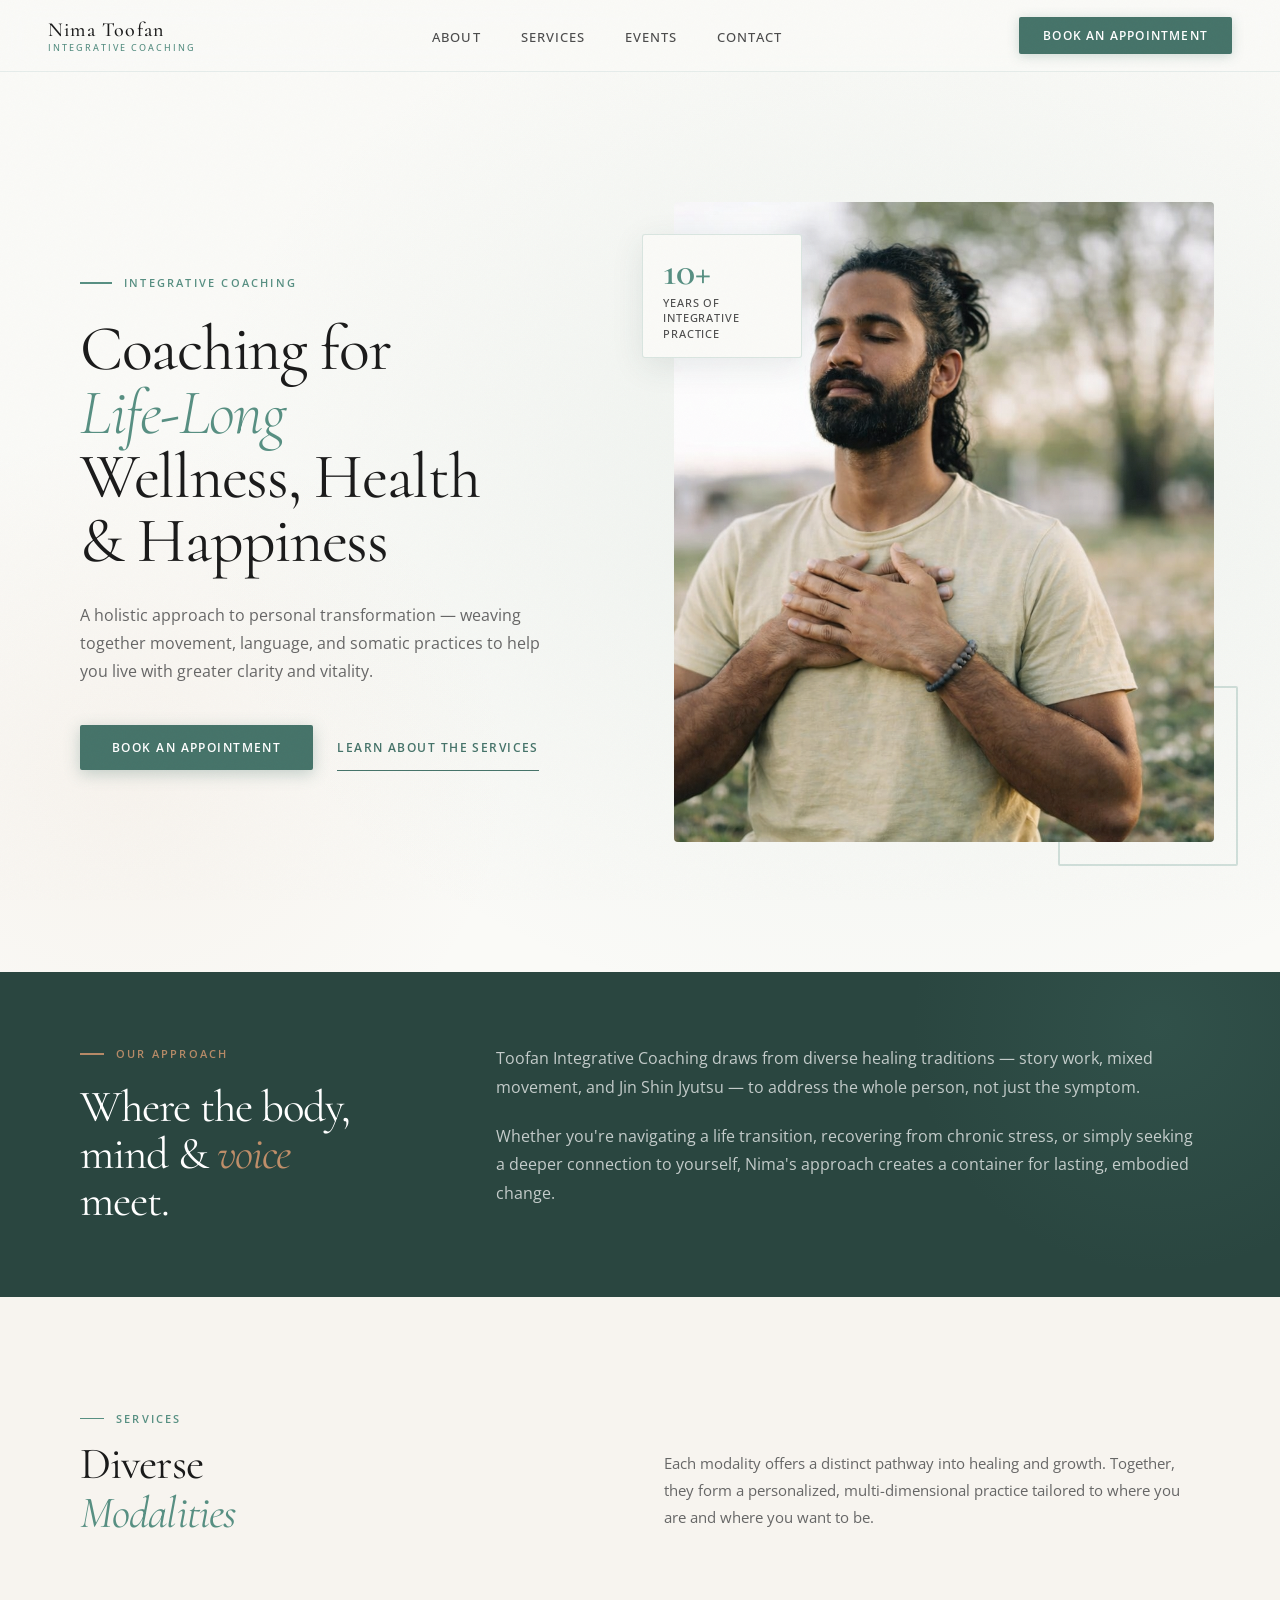
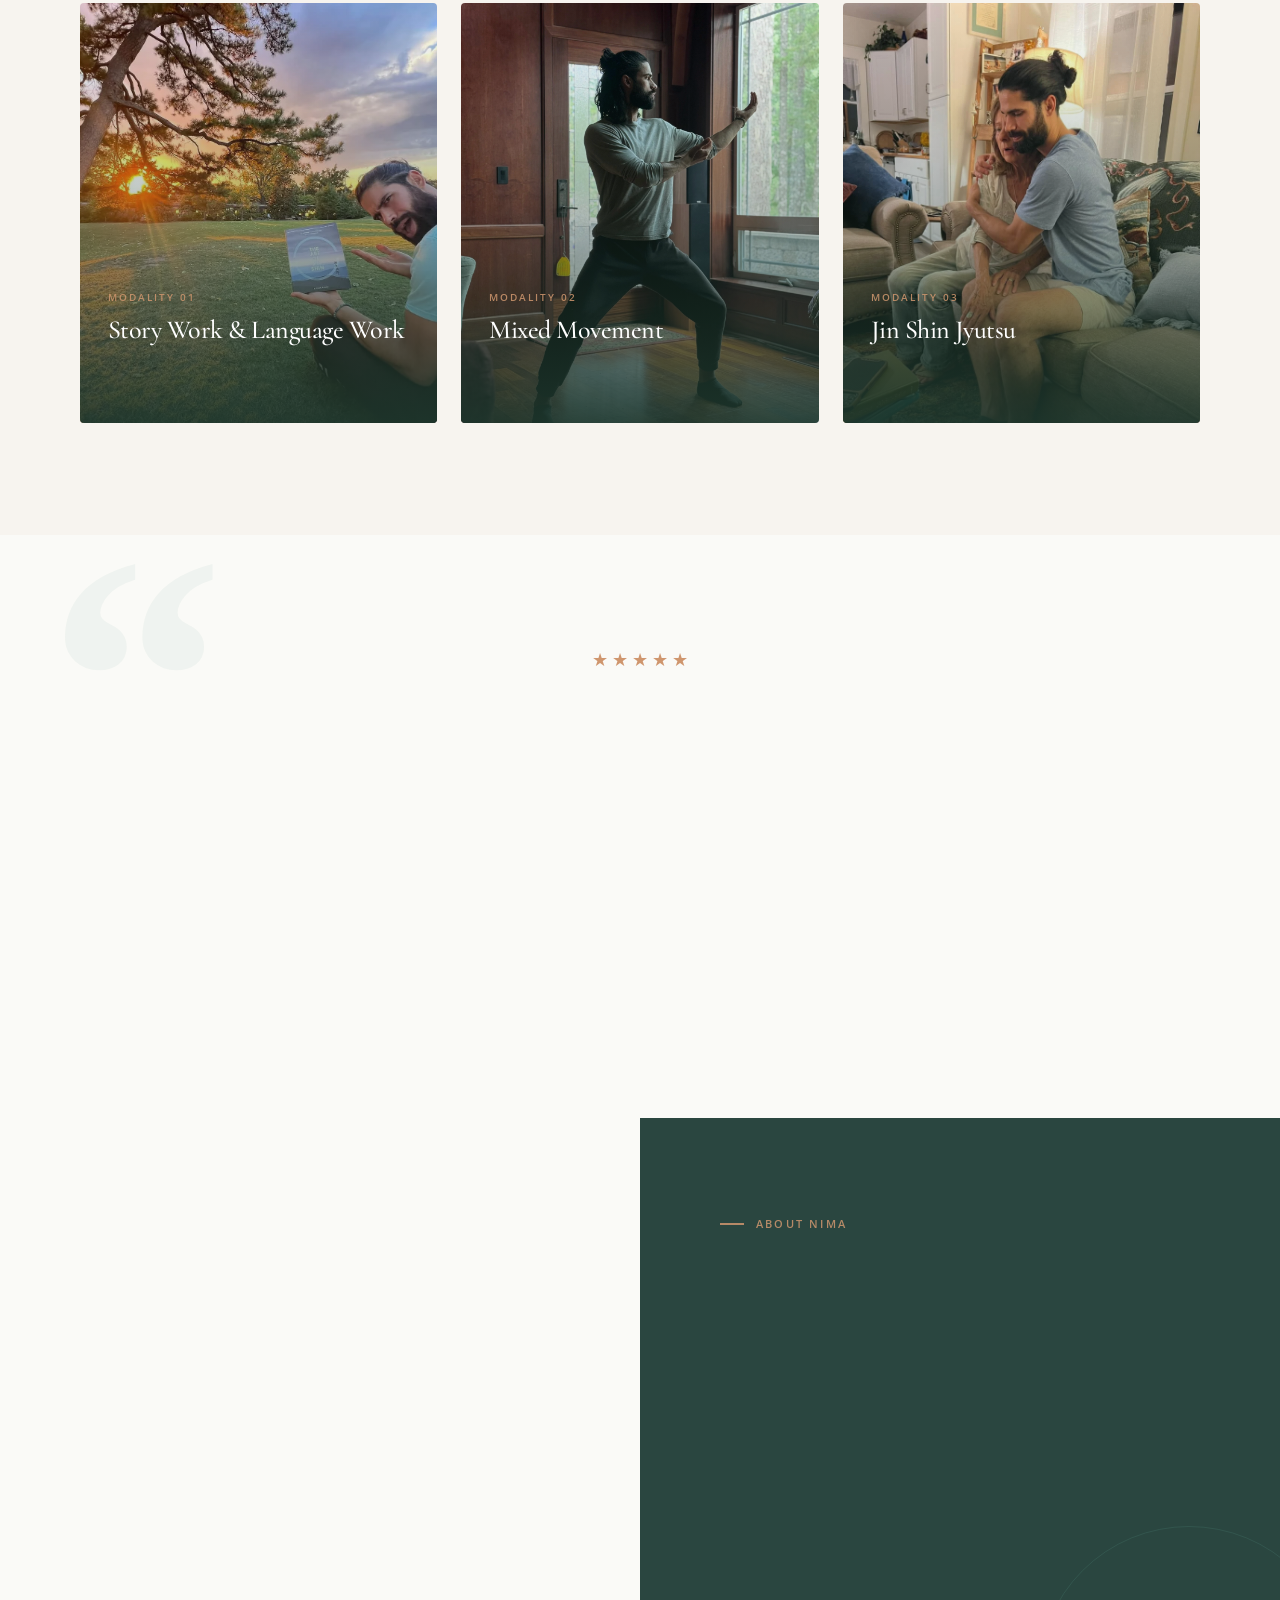
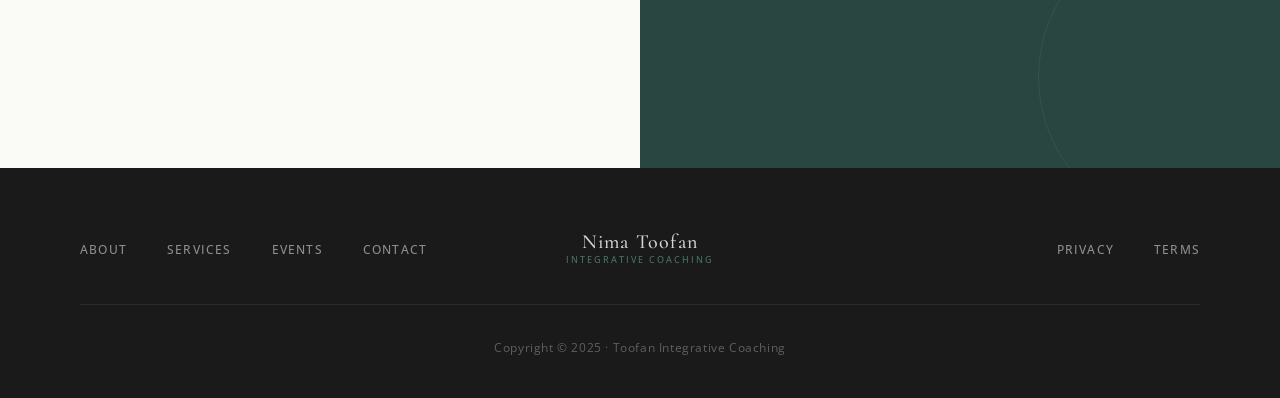
<file: index.html>
<!DOCTYPE html>
<html lang="en">
<head>
  <meta charset="UTF-8" />
  <meta name="viewport" content="width=device-width, initial-scale=1.0" />
  <title>Toofan Integrative Coaching</title>
  <link rel="preconnect" href="https://fonts.googleapis.com" />
  <link rel="preconnect" href="https://fonts.gstatic.com" crossorigin />
  <link href="https://fonts.googleapis.com/css2?family=Cormorant:ital,wght@0,300;0,400;0,500;0,600;0,700;1,300;1,400;1,500;1,600&family=Open+Sans:wght@300;400;500;600&display=swap" rel="stylesheet" />
  <link rel="stylesheet" href="css/style.css" />
  <link rel="stylesheet" href="css/home.css" />
</head>
<body>

  <!-- ─── NAV ─── -->
  <nav id="nav">
    <a href="index.html" class="logo-text">
      <span class="logo-name">Nima Toofan</span>
      <span class="logo-sub">Integrative Coaching</span>
    </a>

    <ul class="nav-links" id="nav-links">
      <li><a href="about.html">About</a></li>
      <li><a href="#">Services</a></li>
      <li><a href="#">Events</a></li>
      <li><a href="#">Contact</a></li>
    </ul>

    <a href="#" class="btn-nav">Book an Appointment</a>
    <button class="nav-mobile-toggle" id="nav-toggle" aria-label="Toggle menu">
      <span></span><span></span><span></span>
    </button>
  </nav>

  <!-- ─── HERO ─── -->
  <section class="hero">
    <div class="hero-bg"></div>

    <div class="hero-content">
      <p class="hero-eyebrow">Integrative Coaching</p>
      <h1 class="fade-up">
        Coaching for<br>
        <em>Life-Long</em><br>
        Wellness, Health<br>
        &amp; Happiness
      </h1>
      <p class="hero-desc fade-up delay-1">
        A holistic approach to personal transformation — weaving together movement, language, and somatic practices to help you live with greater clarity and vitality.
      </p>
      <div class="hero-ctas fade-up delay-2">
        <a href="#" class="btn-primary">Book an Appointment</a>
        <a href="#" class="btn-ghost">Learn About the Services</a>
      </div>
    </div>

    <div class="hero-image-wrap">
      <div class="hero-image-inner fade-up delay-3">
        <img src="img/nima-breathing-ai.png" alt="Nima Toofan" style="object-position: center top;" />
        <div class="hero-image-accent"></div>
        <div class="hero-image-badge">
          <span class="badge-num">10+</span>
          <span class="badge-label">Years of Integrative Practice</span>
        </div>
      </div>
    </div>
  </section>

  <!-- ─── INTRO STRIP ─── -->
  <section class="intro-strip">
    <div>
      <p style="font-family:'Open Sans',sans-serif;font-size:0.6875rem;font-weight:600;letter-spacing:0.2em;text-transform:uppercase;color:rgba(207,150,110,0.85);margin-bottom:1.25rem;display:flex;align-items:center;gap:0.75rem;">
        <span style="display:inline-block;width:24px;height:1.5px;background:rgba(207,150,110,0.85);flex-shrink:0;"></span>
        Our Approach
      </p>
      <h2 class="fade-up">
        Where the body,<br>
        mind &amp; <em>voice</em><br>
        meet.
      </h2>
    </div>
    <div class="fade-up delay-1">
      <p style="margin-bottom: 1.25rem;">
        Toofan Integrative Coaching draws from diverse healing traditions — story work, mixed movement, and Jin Shin Jyutsu — to address the whole person, not just the symptom.
      </p>
      <p>
        Whether you're navigating a life transition, recovering from chronic stress, or simply seeking a deeper connection to yourself, Nima's approach creates a container for lasting, embodied change.
      </p>
    </div>
  </section>

  <!-- ─── MODALITIES ─── -->
  <section class="modalities">
    <div class="modalities-header">
      <div>
        <p class="section-label fade-up">Services</p>
        <h2 class="fade-up delay-1">Diverse<br><em>Modalities</em></h2>
      </div>
      <p class="modalities-desc fade-up delay-2">
        Each modality offers a distinct pathway into healing and growth. Together, they form a personalized, multi-dimensional practice tailored to where you are and where you want to be.
      </p>
    </div>

    <div class="cards-grid">
      <div class="card fade-up">
        <img src="img/IMG_7395.webp" alt="Story Work and Language Work" style="object-position: center center;" />
        <div class="card-overlay"></div>
        <div class="card-content">
          <p class="card-tag">Modality 01</p>
          <h3 class="card-title">Story Work &amp; Language Work</h3>
          <p class="card-body">Explore how the stories you tell about yourself shape your experience. Through guided language work, uncover new narratives that open possibilities you couldn't see before.</p>
          <a href="#" class="card-link">
            Learn More
            <svg width="14" height="14" viewBox="0 0 24 24" fill="none" stroke="currentColor" stroke-width="2"><path d="M5 12h14M12 5l7 7-7 7"/></svg>
          </a>
        </div>
      </div>

      <div class="card fade-up delay-2">
        <img src="img/IMG_0166.webp" alt="Mixed Movement" style="object-position: center center;" />
        <div class="card-overlay"></div>
        <div class="card-content">
          <p class="card-tag">Modality 02</p>
          <h3 class="card-title">Mixed Movement</h3>
          <p class="card-body">An integrative movement practice that draws from somatic awareness, martial arts, and expressive movement — reconnecting you to the intelligence of your body.</p>
          <a href="#" class="card-link">
            Learn More
            <svg width="14" height="14" viewBox="0 0 24 24" fill="none" stroke="currentColor" stroke-width="2"><path d="M5 12h14M12 5l7 7-7 7"/></svg>
          </a>
        </div>
      </div>

      <div class="card fade-up delay-4">
        <img src="img/IMG_7391.webp" alt="Jin Shin Jyutsu" style="object-position: center top;" />
        <div class="card-overlay"></div>
        <div class="card-content">
          <p class="card-tag">Modality 03</p>
          <h3 class="card-title">Jin Shin Jyutsu</h3>
          <p class="card-body">An ancient Japanese healing art that works with 26 energy locks in the body. Gentle touch restores balance, releasing tension and promoting deep, lasting harmony.</p>
          <a href="#" class="card-link">
            Learn More
            <svg width="14" height="14" viewBox="0 0 24 24" fill="none" stroke="currentColor" stroke-width="2"><path d="M5 12h14M12 5l7 7-7 7"/></svg>
          </a>
        </div>
      </div>
    </div>
  </section>

  <!-- ─── QUOTE ─── -->
  <section class="quote-section">
    <div class="quote-inner">
      <div class="quote-stars">
        <span>★</span><span>★</span><span>★</span><span>★</span><span>★</span>
      </div>
      <p class="quote-text fade-up">"Nima is the best — he held space for me in a way I've never experienced before."</p>
      <p class="quote-subtext fade-up delay-1">
        Working with Nima completely shifted my relationship with my own story. His gentle yet direct approach helped me move through years of stuck patterns in just a few sessions. I can't recommend him enough.
      </p>
      <div class="quote-attribution fade-up delay-2">
        <span class="quote-attribution-line"></span>
        <span class="quote-attribution-name">Former Client</span>
        <span class="quote-attribution-line"></span>
      </div>
      <a href="#" class="quote-cta fade-up delay-3">Book a Session with Nima Now</a>
    </div>
  </section>

  <!-- ─── ABOUT ─── -->
  <section class="about-section">
    <div class="about-image-wrap fade-up">
      <img src="img/IMG_7396.webp" alt="About Nima Toofan" style="object-position: center top;" />
      <div class="about-image-overlay"></div>
    </div>

    <div class="about-content">
      <p class="section-label">About Nima</p>
      <h2 class="fade-up">
        A guide for<br>
        <em>meaningful</em><br>
        transformation
      </h2>
      <p class="fade-up delay-1">
        Nima Toofan is an integrative coach with over a decade of practice weaving together somatic healing, expressive movement, and narrative work. His mission is to help clients develop a deeper, more compassionate relationship with themselves.
      </p>
      <p class="fade-up delay-2">
        Traditionally our industry has used Lorem Ipsum, which is placeholder text written in Latin. However, Nima's real story is one of genuine curiosity and cross-cultural learning — the heart behind every session he leads.
      </p>
      <a href="about.html" class="btn-light fade-up delay-3">Learn More About Integrative Coaching</a>
    </div>
  </section>

  <!-- ─── FOOTER ─── -->
  <footer>
    <div class="footer-top">
      <ul class="footer-nav">
        <li><a href="about.html">About</a></li>
        <li><a href="#">Services</a></li>
        <li><a href="#">Events</a></li>
        <li><a href="#">Contact</a></li>
      </ul>

      <div class="footer-logo">
        <a href="index.html" class="logo-text logo-text--light" style="align-items:center;">
          <span class="logo-name">Nima Toofan</span>
          <span class="logo-sub">Integrative Coaching</span>
        </a>
      </div>

      <ul class="footer-nav footer-nav-right">
        <li><a href="#">Privacy</a></li>
        <li><a href="#">Terms</a></li>
      </ul>
    </div>

    <div class="footer-bottom">
      <p class="footer-copy">Copyright © 2025 · Toofan Integrative Coaching</p>
    </div>
  </footer>

  <script src="js/main.js"></script>
</body>
</html>
</file>
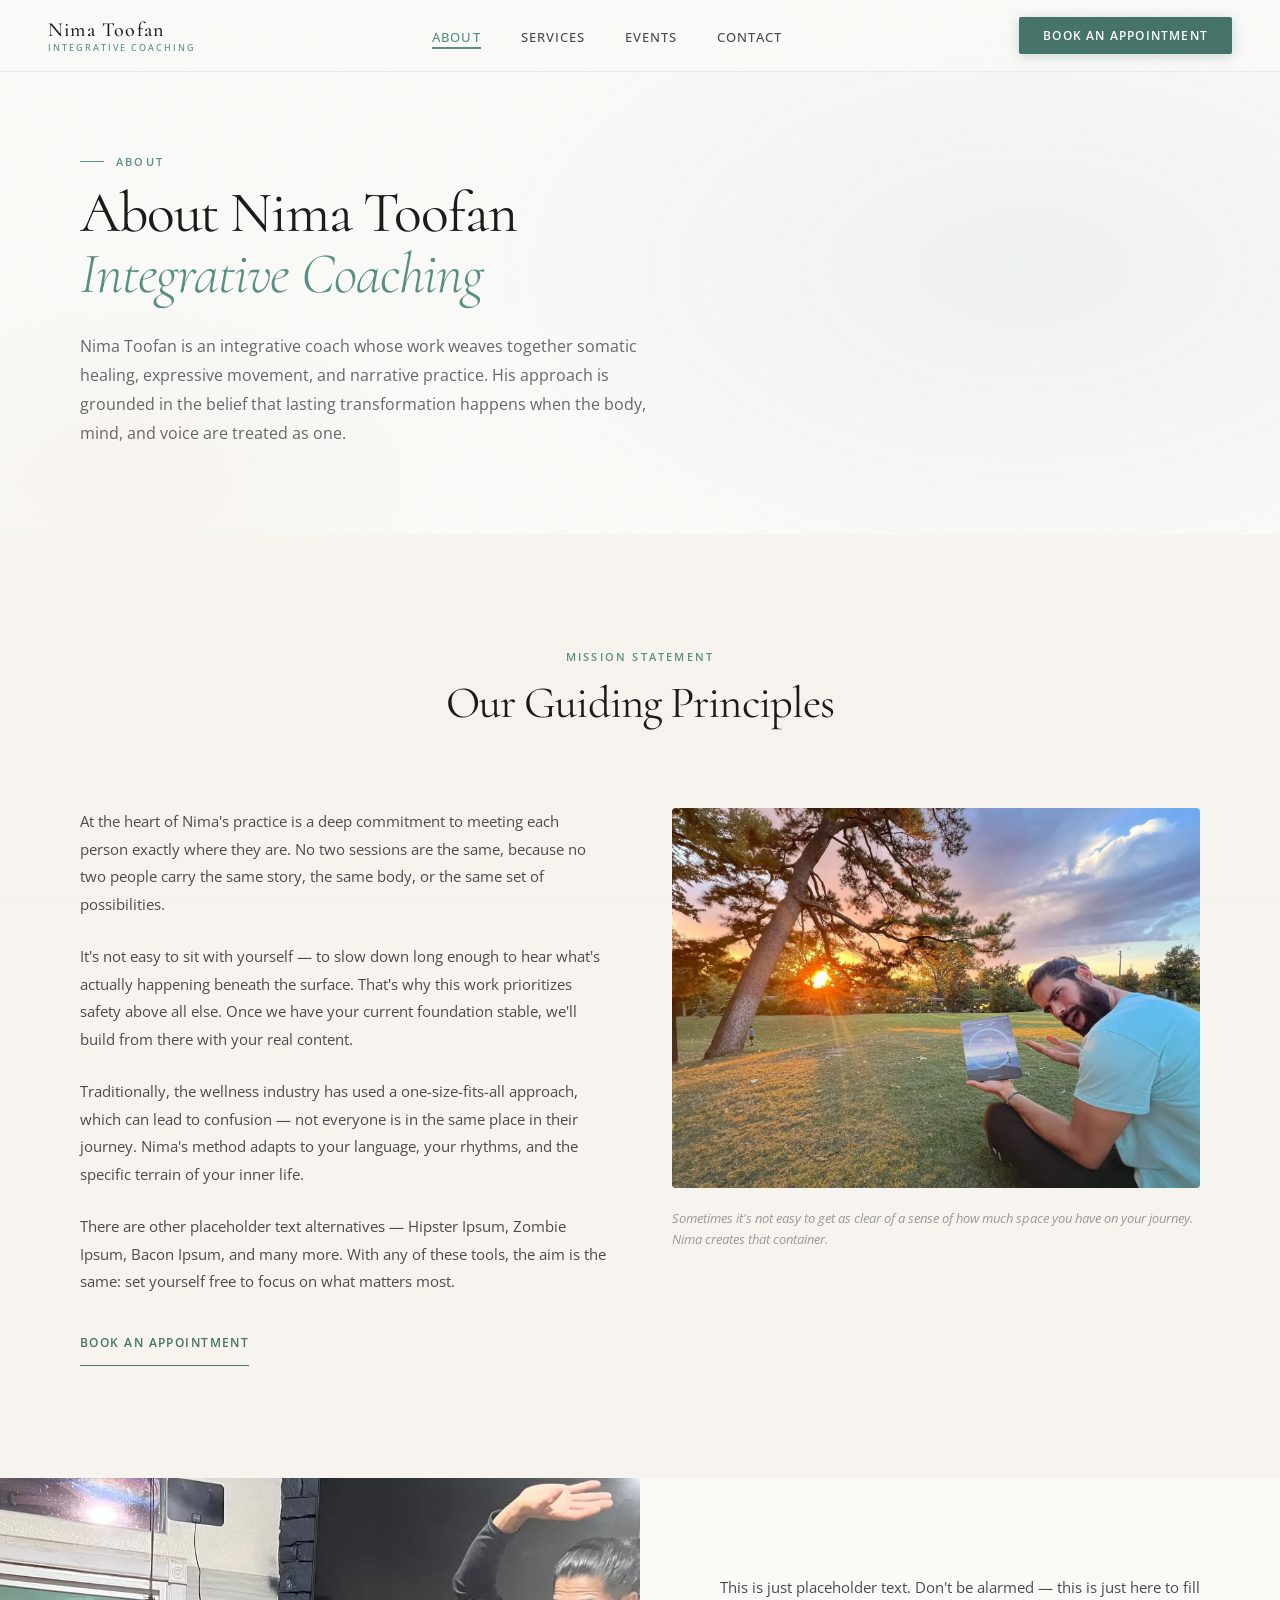
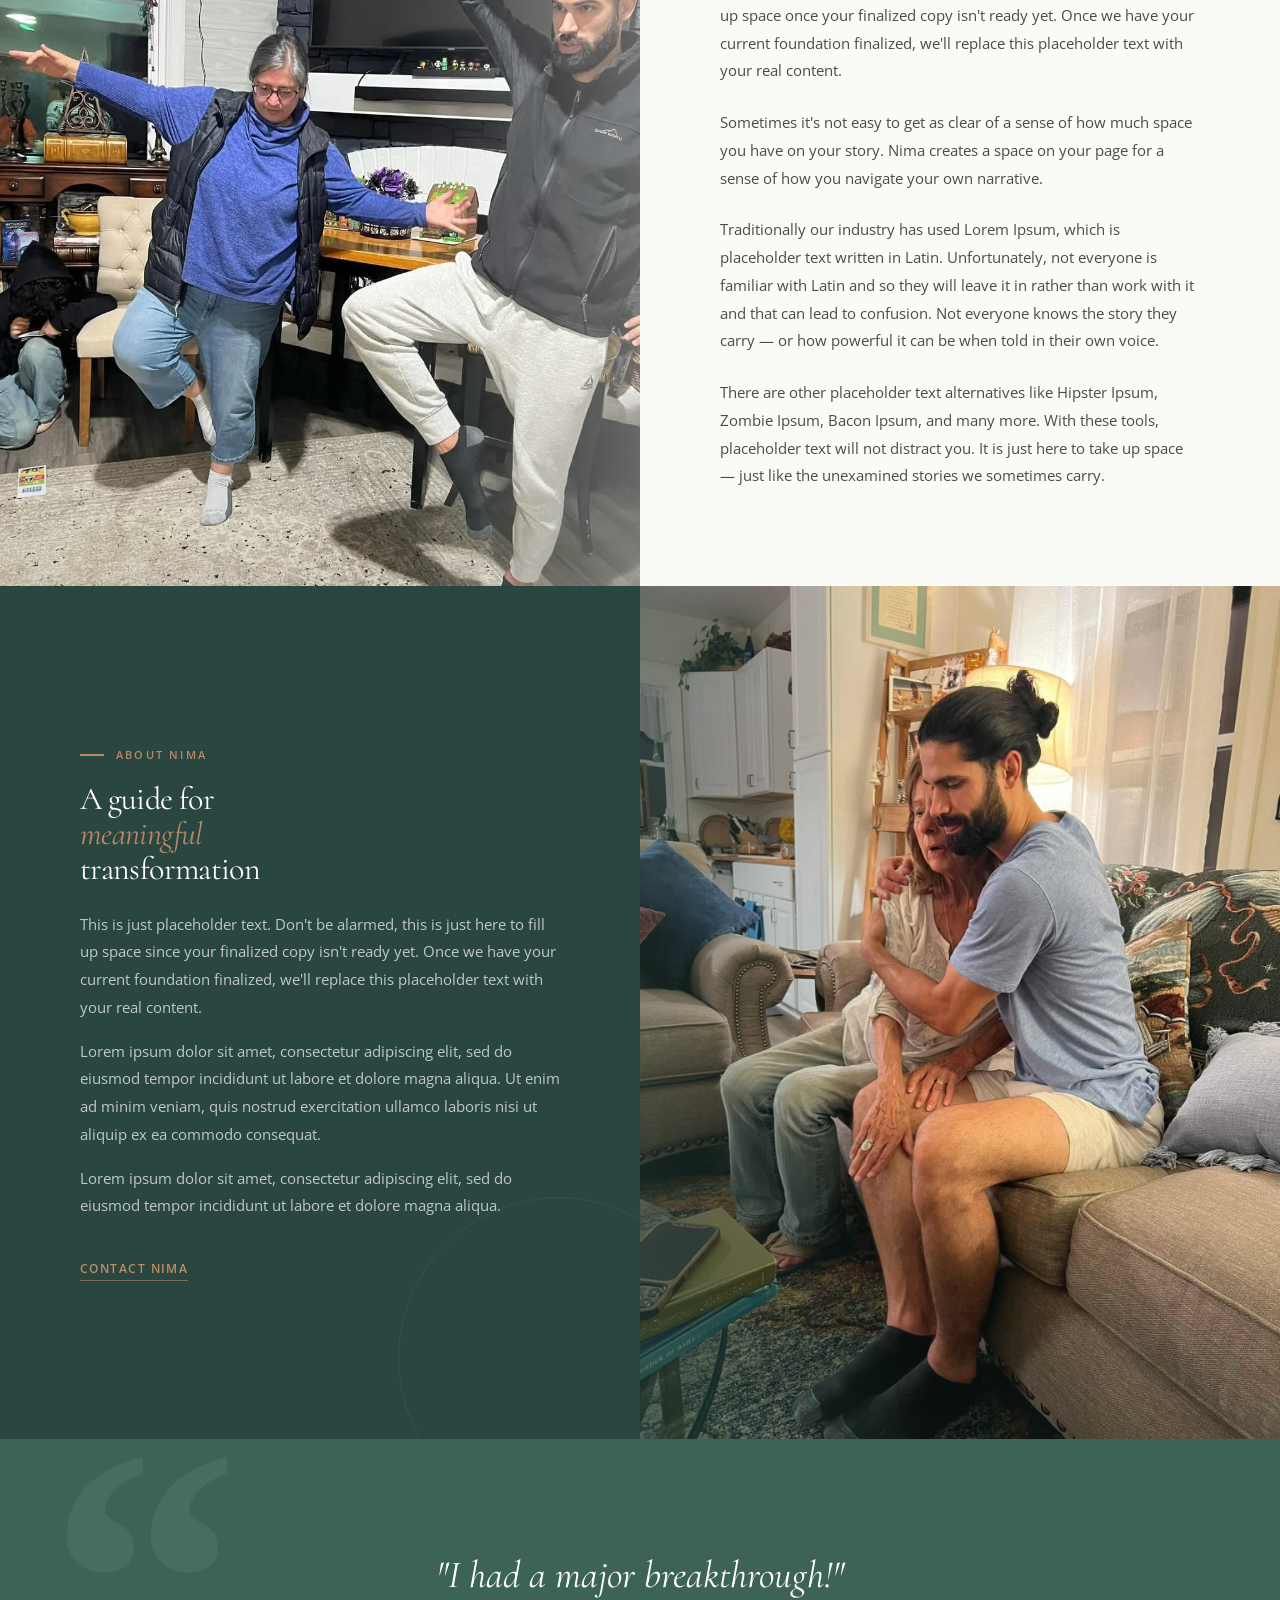
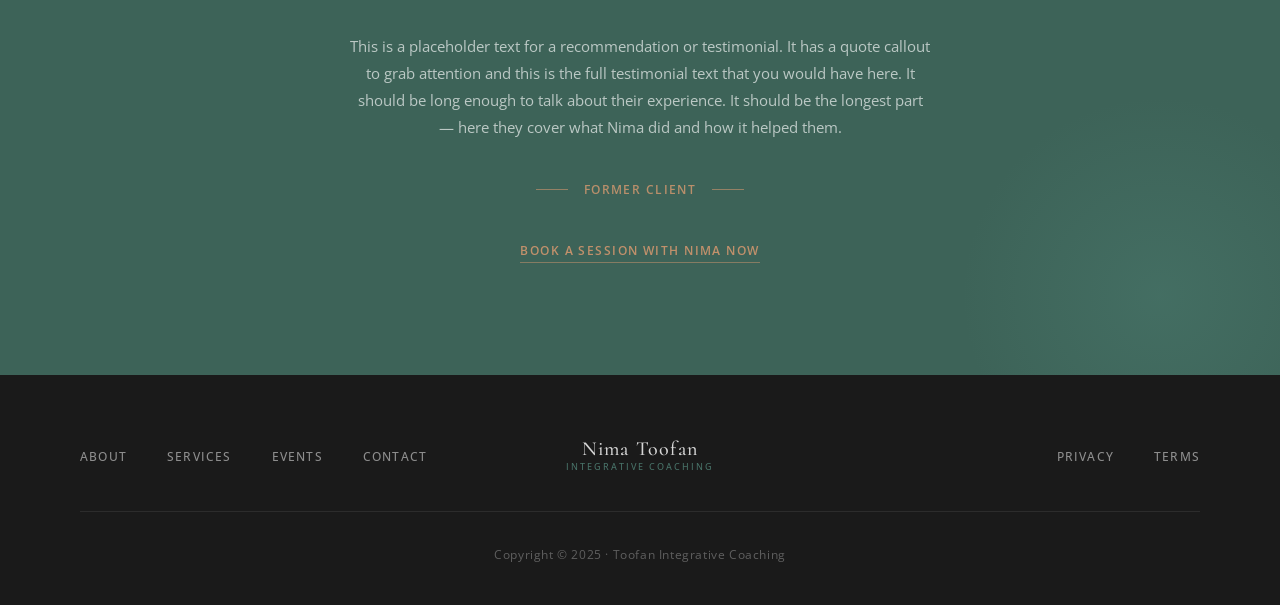
<file: about.html>
<!DOCTYPE html>
<html lang="en">
<head>
  <meta charset="UTF-8" />
  <meta name="viewport" content="width=device-width, initial-scale=1.0" />
  <title>About — Nima Toofan Integrative Coaching</title>
  <link rel="preconnect" href="https://fonts.googleapis.com" />
  <link rel="preconnect" href="https://fonts.gstatic.com" crossorigin />
  <link href="https://fonts.googleapis.com/css2?family=Cormorant:ital,wght@0,300;0,400;0,500;0,600;0,700;1,300;1,400;1,500;1,600&family=Open+Sans:wght@300;400;500;600&display=swap" rel="stylesheet" />
  <link rel="stylesheet" href="css/style.css" />
  <link rel="stylesheet" href="css/about.css" />
</head>
<body>

  <!-- ─── NAV ─── -->
  <nav id="nav">
    <a href="index.html" class="logo-text">
      <span class="logo-name">Nima Toofan</span>
      <span class="logo-sub">Integrative Coaching</span>
    </a>

    <ul class="nav-links" id="nav-links">
      <li><a href="about.html" class="active">About</a></li>
      <li><a href="#">Services</a></li>
      <li><a href="#">Events</a></li>
      <li><a href="#">Contact</a></li>
    </ul>

    <a href="#" class="btn-nav">Book an Appointment</a>
    <button class="nav-mobile-toggle" id="nav-toggle" aria-label="Toggle menu">
      <span></span><span></span><span></span>
    </button>
  </nav>

  <!-- ─── PAGE HEADER ─── -->
  <section class="page-header">
    <div class="page-header-bg"></div>
    <div class="page-header-inner">
      <p class="section-label fade-up">About</p>
      <h1 class="fade-up delay-1">
        About Nima Toofan<br>
        <em>Integrative Coaching</em>
      </h1>
      <p class="page-header-desc fade-up delay-2">
        Nima Toofan is an integrative coach whose work weaves together somatic healing, expressive movement, and narrative practice. His approach is grounded in the belief that lasting transformation happens when the body, mind, and voice are treated as one.
      </p>
    </div>
  </section>

  <!-- ─── GUIDING PRINCIPLES ─── -->
  <section class="principles">
    <div class="principles-header fade-up">
      <p class="section-label">Mission Statement</p>
      <h2>Our Guiding Principles</h2>
    </div>

    <div class="principles-grid">
      <div class="principles-text-col">
        <p class="fade-up">
          At the heart of Nima's practice is a deep commitment to meeting each person exactly where they are. No two sessions are the same, because no two people carry the same story, the same body, or the same set of possibilities.
        </p>
        <p class="fade-up delay-1">
          It's not easy to sit with yourself — to slow down long enough to hear what's actually happening beneath the surface. That's why this work prioritizes safety above all else. Once we have your current foundation stable, we'll build from there with your real content.
        </p>
        <p class="fade-up delay-2">
          Traditionally, the wellness industry has used a one-size-fits-all approach, which can lead to confusion — not everyone is in the same place in their journey. Nima's method adapts to your language, your rhythms, and the specific terrain of your inner life.
        </p>
        <p class="fade-up delay-3">
          There are other placeholder text alternatives — Hipster Ipsum, Zombie Ipsum, Bacon Ipsum, and many more. With any of these tools, the aim is the same: set yourself free to focus on what matters most.
        </p>
        <a href="#" class="btn-ghost fade-up delay-4" style="align-self: flex-start;">Book an Appointment</a>
      </div>

      <div class="principles-image-col fade-up delay-2">
        <div class="principles-image-wrap">
          <img src="img/IMG_7395.webp" alt="Nima Toofan in practice" />
          <div class="principles-image-overlay"></div>
          <div class="principles-image-accent"></div>
        </div>
        <p class="principles-caption">
          Sometimes it's not easy to get as clear of a sense of how much space you have on your journey. Nima creates that container.
        </p>
      </div>
    </div>
  </section>

  <!-- ─── STORY SECTION ─── -->
  <section class="story-section">
    <div class="story-image-wrap fade-up">
      <img src="img/IMG_7393.webp" alt="Nima Toofan" />
      <div class="story-image-overlay"></div>
    </div>

    <div class="story-content">
      <p class="fade-up">
        This is just placeholder text. Don't be alarmed — this is just here to fill up space once your finalized copy isn't ready yet. Once we have your current foundation finalized, we'll replace this placeholder text with your real content.
      </p>
      <p class="fade-up delay-1">
        Sometimes it's not easy to get as clear of a sense of how much space you have on your story. Nima creates a space on your page for a sense of how you navigate your own narrative.
      </p>
      <p class="fade-up delay-2">
        Traditionally our industry has used Lorem Ipsum, which is placeholder text written in Latin. Unfortunately, not everyone is familiar with Latin and so they will leave it in rather than work with it and that can lead to confusion. Not everyone knows the story they carry — or how powerful it can be when told in their own voice.
      </p>
      <p class="fade-up delay-3">
        There are other placeholder text alternatives like Hipster Ipsum, Zombie Ipsum, Bacon Ipsum, and many more. With these tools, placeholder text will not distract you. It is just here to take up space — just like the unexamined stories we sometimes carry.
      </p>
    </div>
  </section>

  <!-- ─── ABOUT NIMA (dark) ─── -->
  <section class="about-dark">
    <div class="about-dark-content">
      <p class="section-label">About Nima</p>
      <h2 class="fade-up">
        A guide for<br>
        <em>meaningful</em><br>
        transformation
      </h2>
      <p class="fade-up delay-1">
        This is just placeholder text. Don't be alarmed, this is just here to fill up space since your finalized copy isn't ready yet. Once we have your current foundation finalized, we'll replace this placeholder text with your real content.
      </p>
      <p class="fade-up delay-2">
        Lorem ipsum dolor sit amet, consectetur adipiscing elit, sed do eiusmod tempor incididunt ut labore et dolore magna aliqua. Ut enim ad minim veniam, quis nostrud exercitation ullamco laboris nisi ut aliquip ex ea commodo consequat.
      </p>
      <p class="fade-up delay-3">
        Lorem ipsum dolor sit amet, consectetur adipiscing elit, sed do eiusmod tempor incididunt ut labore et dolore magna aliqua.
      </p>
      <a href="#" class="btn-light fade-up delay-4">Contact Nima</a>
    </div>

    <div class="about-dark-image fade-up delay-1">
      <img src="img/IMG_7391.webp" alt="Nima Toofan" />
      <div class="about-dark-image-overlay"></div>
    </div>
  </section>

  <!-- ─── TESTIMONIAL ─── -->
  <section class="testimonial">
    <div class="testimonial-inner">
      <p class="testimonial-quote fade-up">"I had a major breakthrough!"</p>
      <p class="testimonial-body fade-up delay-1">
        This is a placeholder text for a recommendation or testimonial. It has a quote callout to grab attention and this is the full testimonial text that you would have here. It should be long enough to talk about their experience. It should be the longest part — here they cover what Nima did and how it helped them.
      </p>
      <div class="testimonial-attr fade-up delay-2">
        <span class="testimonial-attr-line"></span>
        <span class="testimonial-attr-name">Former Client</span>
        <span class="testimonial-attr-line"></span>
      </div>
      <a href="#" class="btn-sand fade-up delay-3">Book a Session with Nima Now</a>
    </div>
  </section>

  <!-- ─── FOOTER ─── -->
  <footer>
    <div class="footer-top">
      <ul class="footer-nav">
        <li><a href="about.html">About</a></li>
        <li><a href="#">Services</a></li>
        <li><a href="#">Events</a></li>
        <li><a href="#">Contact</a></li>
      </ul>

      <div class="footer-logo">
        <a href="index.html" class="logo-text logo-text--light" style="align-items:center;">
          <span class="logo-name">Nima Toofan</span>
          <span class="logo-sub">Integrative Coaching</span>
        </a>
      </div>

      <ul class="footer-nav footer-nav-right">
        <li><a href="#">Privacy</a></li>
        <li><a href="#">Terms</a></li>
      </ul>
    </div>

    <div class="footer-bottom">
      <p class="footer-copy">Copyright © 2025 · Toofan Integrative Coaching</p>
    </div>
  </footer>

  <script src="js/main.js"></script>
</body>
</html>
</file>
<file: css/style.css>
/* ─── VARIABLES ─── */
:root {
  --sage:       #578F82;
  --sage-dark:  #457369;
  --sage-mid:   #3d6358;
  --sage-deep:  #2a4640;
  --sand:       #CF966E;
  --sand-warm:  #B07247;
  --charcoal:   #4B4B4B;
  --ink:        #1a1a1a;
  --cream:      #FAFAF7;
  --warm-white: #F7F4EF;
}

/* ─── RESET ─── */
* { box-sizing: border-box; margin: 0; padding: 0; }
html { scroll-behavior: smooth; }

/* ─── BASE ─── */
body {
  font-family: 'Open Sans', sans-serif;
  color: var(--charcoal);
  background: var(--cream);
  overflow-x: hidden;
}

body::before {
  content: '';
  position: fixed;
  inset: 0;
  pointer-events: none;
  z-index: 9999;
  opacity: 0.025;
  background-image: url("data:image/svg+xml,%3Csvg viewBox='0 0 512 512' xmlns='http://www.w3.org/2000/svg'%3E%3Cfilter id='noise'%3E%3CfeTurbulence type='fractalNoise' baseFrequency='0.75' numOctaves='4' stitchTiles='stitch'/%3E%3C/filter%3E%3Crect width='100%25' height='100%25' filter='url(%23noise)'/%3E%3C/svg%3E");
  background-size: 200px 200px;
}

h1, h2, h3, h4 {
  font-family: 'Cormorant', Georgia, serif;
  line-height: 1.1;
  letter-spacing: -0.02em;
}

p {
  font-family: 'Open Sans', sans-serif;
  line-height: 1.75;
  font-size: 0.9375rem;
  color: var(--charcoal);
}

/* ─── NAV ─── */
nav {
  position: fixed;
  top: 0; left: 0; right: 0;
  z-index: 100;
  padding: 0 3rem;
  height: 72px;
  display: flex;
  align-items: center;
  justify-content: space-between;
  background: rgba(250, 250, 247, 0.88);
  backdrop-filter: blur(14px);
  -webkit-backdrop-filter: blur(14px);
  border-bottom: 1px solid rgba(87, 143, 130, 0.12);
  transition: box-shadow 0.3s ease;
}

nav.scrolled { box-shadow: 0 4px 24px rgba(42, 70, 64, 0.08); }

.logo-text {
  display: flex;
  flex-direction: column;
  line-height: 1;
  text-decoration: none;
  gap: 3px;
}

.logo-name {
  font-family: 'Cormorant', Georgia, serif;
  font-size: 1.25rem;
  font-weight: 500;
  letter-spacing: 0.06em;
  color: var(--ink);
}

.logo-sub {
  font-family: 'Open Sans', sans-serif;
  font-size: 0.5625rem;
  font-weight: 500;
  letter-spacing: 0.22em;
  text-transform: uppercase;
  color: var(--sage);
}

.logo-text--light .logo-name { color: rgba(255,255,255,0.82); }
.logo-text--light .logo-sub  { color: rgba(87, 143, 130, 0.75); }

.nav-links {
  display: flex;
  align-items: center;
  gap: 2.5rem;
  list-style: none;
}

.nav-links a {
  font-family: 'Open Sans', sans-serif;
  font-size: 0.8125rem;
  font-weight: 500;
  letter-spacing: 0.08em;
  text-transform: uppercase;
  color: var(--charcoal);
  text-decoration: none;
  position: relative;
  transition: color 0.25s ease;
}

.nav-links a::after {
  content: '';
  position: absolute;
  bottom: -3px; left: 0;
  width: 0; height: 1.5px;
  background: var(--sage);
  transition: width 0.3s ease;
}

.nav-links a:hover         { color: var(--sage); }
.nav-links a:hover::after  { width: 100%; }
.nav-links a.active        { color: var(--sage); }
.nav-links a.active::after { width: 100%; }

.btn-nav {
  font-family: 'Open Sans', sans-serif;
  font-size: 0.75rem;
  font-weight: 600;
  letter-spacing: 0.1em;
  text-transform: uppercase;
  text-decoration: none;
  color: #fff;
  background: var(--sage-dark);
  padding: 0.65rem 1.5rem;
  border-radius: 2px;
  transition: background 0.25s ease, transform 0.2s ease, box-shadow 0.25s ease;
  box-shadow: 0 2px 12px rgba(69, 115, 105, 0.25);
}

.btn-nav:hover {
  background: var(--sage-mid);
  transform: translateY(-1px);
  box-shadow: 0 6px 20px rgba(69, 115, 105, 0.35);
}

.btn-nav:active { transform: translateY(0); }

/* ─── SECTION LABEL ─── */
.section-label {
  font-family: 'Open Sans', sans-serif;
  font-size: 0.6875rem;
  font-weight: 600;
  letter-spacing: 0.2em;
  text-transform: uppercase;
  color: var(--sage);
  margin-bottom: 0.75rem;
  display: flex;
  align-items: center;
  gap: 0.75rem;
}

.section-label::before {
  content: '';
  display: block;
  width: 24px; height: 1.5px;
  background: var(--sage);
}

/* ─── BUTTONS ─── */
.btn-primary {
  display: inline-block;
  font-family: 'Open Sans', sans-serif;
  font-size: 0.75rem;
  font-weight: 600;
  letter-spacing: 0.12em;
  text-transform: uppercase;
  text-decoration: none;
  color: #fff;
  background: var(--sage-dark);
  padding: 0.875rem 2rem;
  border-radius: 2px;
  transition: background 0.25s ease, transform 0.2s ease, box-shadow 0.25s ease;
  box-shadow: 0 4px 16px rgba(69, 115, 105, 0.3);
}

.btn-primary:hover {
  background: var(--sage-mid);
  transform: translateY(-2px);
  box-shadow: 0 8px 24px rgba(69, 115, 105, 0.4);
}

.btn-primary:active { transform: translateY(0); }

.btn-ghost {
  display: inline-block;
  font-family: 'Open Sans', sans-serif;
  font-size: 0.75rem;
  font-weight: 600;
  letter-spacing: 0.12em;
  text-transform: uppercase;
  text-decoration: none;
  color: var(--sage-dark);
  padding: 0.875rem 0;
  border-bottom: 1.5px solid var(--sage-dark);
  transition: color 0.25s ease, border-color 0.25s ease;
}

.btn-ghost:hover {
  color: var(--sage-mid);
  border-color: var(--sage-mid);
}

.btn-light {
  display: inline-block;
  font-family: 'Open Sans', sans-serif;
  font-size: 0.75rem;
  font-weight: 600;
  letter-spacing: 0.12em;
  text-transform: uppercase;
  text-decoration: none;
  color: rgba(207, 150, 110, 0.9);
  padding-bottom: 3px;
  border-bottom: 1.5px solid rgba(207, 150, 110, 0.5);
  transition: color 0.25s ease, border-color 0.25s ease;
  align-self: flex-start;
}

.btn-light:hover {
  color: var(--sand);
  border-color: var(--sand);
}

.btn-sand {
  display: inline-block;
  font-family: 'Open Sans', sans-serif;
  font-size: 0.75rem;
  font-weight: 600;
  letter-spacing: 0.12em;
  text-transform: uppercase;
  text-decoration: none;
  color: rgba(207, 150, 110, 0.9);
  padding-bottom: 3px;
  border-bottom: 1.5px solid rgba(207, 150, 110, 0.5);
  transition: color 0.25s ease, border-color 0.25s ease;
}

.btn-sand:hover {
  color: var(--sand);
  border-color: var(--sand);
}

/* ─── FOOTER ─── */
footer {
  background: var(--ink);
  padding: 4rem 5rem 2.5rem;
}

.footer-top {
  display: grid;
  grid-template-columns: 1fr auto 1fr;
  align-items: center;
  padding-bottom: 2.5rem;
  border-bottom: 1px solid rgba(255,255,255,0.08);
  gap: 2rem;
}

.footer-nav {
  display: flex;
  gap: 2.5rem;
  list-style: none;
}

.footer-nav a {
  font-family: 'Open Sans', sans-serif;
  font-size: 0.75rem;
  font-weight: 500;
  letter-spacing: 0.1em;
  text-transform: uppercase;
  color: rgba(255,255,255,0.5);
  text-decoration: none;
  transition: color 0.25s ease;
}

.footer-nav a:hover { color: rgba(255,255,255,0.85); }

.footer-logo { display: flex; justify-content: center; }
.footer-nav-right { justify-content: flex-end; }

.footer-bottom {
  padding-top: 2rem;
  display: flex;
  justify-content: center;
  align-items: center;
}

.footer-copy {
  font-size: 0.75rem;
  color: rgba(255,255,255,0.3);
  letter-spacing: 0.05em;
}

/* ─── SCROLL ANIMATIONS ─── */
.fade-up {
  opacity: 0;
  transform: translateY(32px);
  transition: opacity 0.7s ease, transform 0.7s ease;
}

.fade-up.visible { opacity: 1; transform: translateY(0); }

.fade-up.delay-1 { transition-delay: 0.1s; }
.fade-up.delay-2 { transition-delay: 0.2s; }
.fade-up.delay-3 { transition-delay: 0.3s; }
.fade-up.delay-4 { transition-delay: 0.4s; }
.fade-up.delay-5 { transition-delay: 0.5s; }

/* ─── MOBILE NAV TOGGLE ─── */
.nav-mobile-toggle {
  display: none;
  flex-direction: column;
  gap: 5px;
  background: none;
  border: none;
  cursor: pointer;
  padding: 4px;
}

.nav-mobile-toggle span {
  display: block;
  width: 22px; height: 1.5px;
  background: var(--ink);
  transition: transform 0.3s ease, opacity 0.3s ease;
}

.nav-mobile-toggle.open span:nth-child(1) { transform: translateY(6.5px) rotate(45deg); }
.nav-mobile-toggle.open span:nth-child(2) { opacity: 0; }
.nav-mobile-toggle.open span:nth-child(3) { transform: translateY(-6.5px) rotate(-45deg); }

/* ─── RESPONSIVE — SHARED ─── */
@media (max-width: 768px) {
  nav { padding: 0 1.25rem; height: 64px; }

  .nav-links {
    display: none;
    position: fixed;
    top: 64px; left: 0; right: 0;
    background: rgba(250, 250, 247, 0.97);
    backdrop-filter: blur(14px);
    flex-direction: column;
    align-items: flex-start;
    gap: 0;
    padding: 1rem 1.25rem 1.5rem;
    border-bottom: 1px solid rgba(87, 143, 130, 0.12);
    box-shadow: 0 8px 24px rgba(42, 70, 64, 0.08);
    z-index: 99;
  }

  .nav-links.open { display: flex; }
  .nav-links li   { width: 100%; }

  .nav-links a {
    display: block;
    padding: 0.875rem 0;
    border-bottom: 1px solid rgba(87, 143, 130, 0.08);
    font-size: 0.9375rem;
  }

  .nav-links li:last-child a { border-bottom: none; }

  .btn-nav             { display: none; }
  .nav-mobile-toggle   { display: flex; }

  footer { padding: 3rem 1.25rem 2rem; }

  .footer-top {
    grid-template-columns: 1fr;
    gap: 1.75rem;
    text-align: center;
  }

  .footer-logo      { order: -1; }
  .footer-nav       { justify-content: center; gap: 1.5rem; flex-wrap: wrap; }
  .footer-nav-right { justify-content: center; }
}
</file>
<file: css/home.css>
/* ─── HERO ─── */
.hero {
  min-height: 100vh;
  display: grid;
  grid-template-columns: 1fr 1fr;
  align-items: center;
  padding-top: 72px;
  position: relative;
  overflow: hidden;
}

.hero-bg {
  position: absolute;
  inset: 0;
  background:
    radial-gradient(ellipse 80% 80% at 70% 50%, rgba(87, 143, 130, 0.08) 0%, transparent 70%),
    radial-gradient(ellipse 50% 60% at 10% 80%, rgba(207, 150, 110, 0.07) 0%, transparent 60%),
    var(--cream);
  z-index: 0;
}

.hero-content {
  position: relative;
  z-index: 1;
  padding: 5rem 3rem 5rem 5rem;
}

.hero-eyebrow {
  font-family: 'Open Sans', sans-serif;
  font-size: 0.6875rem;
  font-weight: 600;
  letter-spacing: 0.2em;
  text-transform: uppercase;
  color: var(--sage);
  margin-bottom: 1.5rem;
  display: flex;
  align-items: center;
  gap: 0.75rem;
}

.hero-eyebrow::before {
  content: '';
  display: block;
  width: 32px; height: 1.5px;
  background: var(--sage);
}

.hero h1 {
  font-size: clamp(3.5rem, 5vw, 6.5rem);
  font-weight: 400;
  color: var(--ink);
  margin-bottom: 1.75rem;
  line-height: 1.0;
}

.hero h1 em {
  font-style: italic;
  color: var(--sage);
  font-weight: 300;
}

.hero-desc {
  max-width: 480px;
  margin-bottom: 2.5rem;
  font-size: 1rem;
  color: #666;
}

.hero-ctas {
  display: flex;
  align-items: center;
  gap: 1.5rem;
  flex-wrap: wrap;
}

.hero-image-wrap {
  position: relative;
  z-index: 1;
  height: 100vh;
  display: flex;
  align-items: center;
  justify-content: center;
  padding: 4rem 4rem 4rem 2rem;
}

.hero-image-inner {
  position: relative;
  width: 100%;
  max-width: 540px;
  height: 640px;
}

.hero-image-inner img {
  width: 100%;
  height: 100%;
  object-fit: cover;
  border-radius: 4px;
  display: block;
}

.hero-image-accent {
  position: absolute;
  bottom: -24px; right: -24px;
  width: 180px; height: 180px;
  border: 2px solid rgba(87, 143, 130, 0.25);
  border-radius: 2px;
  z-index: -1;
}

.hero-image-badge {
  position: absolute;
  top: 32px; left: -32px;
  background: var(--cream);
  border: 1px solid rgba(87, 143, 130, 0.2);
  padding: 1rem 1.25rem;
  border-radius: 3px;
  box-shadow: 0 8px 32px rgba(42, 70, 64, 0.1);
  max-width: 160px;
}

.hero-image-badge .badge-num {
  font-family: 'Cormorant', serif;
  font-size: 2.5rem;
  font-weight: 600;
  color: var(--sage);
  line-height: 1;
  display: block;
}

.hero-image-badge .badge-label {
  font-family: 'Open Sans', sans-serif;
  font-size: 0.6875rem;
  font-weight: 500;
  letter-spacing: 0.08em;
  text-transform: uppercase;
  color: var(--charcoal);
  line-height: 1.4;
  margin-top: 0.25rem;
  display: block;
}

/* ─── INTRO STRIP ─── */
.intro-strip {
  background: var(--sage-deep);
  padding: 4.5rem 5rem;
  display: grid;
  grid-template-columns: 1fr 2fr;
  gap: 4rem;
  align-items: start;
  position: relative;
  overflow: hidden;
}

.intro-strip::before {
  content: '';
  position: absolute;
  top: -60%; right: -10%;
  width: 500px; height: 500px;
  border-radius: 50%;
  background: radial-gradient(circle, rgba(87,143,130,0.15) 0%, transparent 70%);
  pointer-events: none;
}

.intro-strip h2 {
  font-size: clamp(2.5rem, 3.5vw, 4rem);
  font-weight: 400;
  color: #fff;
  line-height: 1.05;
}

.intro-strip h2 em {
  font-style: italic;
  color: rgba(207, 150, 110, 0.9);
}

.intro-strip p {
  color: rgba(255,255,255,0.72);
  font-size: 1rem;
  line-height: 1.8;
}

/* ─── MODALITIES ─── */
.modalities {
  background: var(--warm-white);
  padding: 7rem 5rem;
}

.modalities-header {
  display: grid;
  grid-template-columns: 1fr 1fr;
  gap: 3rem;
  align-items: end;
  margin-bottom: 4rem;
}

.modalities h2 {
  font-size: clamp(2.5rem, 3.5vw, 4.5rem);
  font-weight: 400;
  color: var(--ink);
}

.modalities h2 em {
  font-style: italic;
  color: var(--sage);
}

.modalities-desc {
  color: #666;
  line-height: 1.8;
  padding-bottom: 0.5rem;
}

/* ─── CARDS ─── */
.cards-grid {
  display: grid;
  grid-template-columns: repeat(3, 1fr);
  gap: 1.5rem;
}

.card {
  position: relative;
  border-radius: 4px;
  overflow: hidden;
  height: 420px;
  cursor: pointer;
}

.card img {
  width: 100%;
  height: 100%;
  object-fit: cover;
  transition: transform 0.6s cubic-bezier(0.25, 0.46, 0.45, 0.94);
  display: block;
}

.card:hover img { transform: scale(1.05); }

.card-overlay {
  position: absolute;
  inset: 0;
  background: linear-gradient(to top, rgba(30, 55, 45, 0.92) 0%, rgba(30, 55, 45, 0.3) 50%, transparent 100%);
  transition: opacity 0.4s ease;
}

.card:hover .card-overlay {
  background: linear-gradient(to top, rgba(30, 55, 45, 0.95) 0%, rgba(30, 55, 45, 0.5) 55%, rgba(30, 55, 45, 0.1) 100%);
}

.card-content {
  position: absolute;
  bottom: 0; left: 0; right: 0;
  padding: 2rem 1.75rem;
}

.card-tag {
  font-family: 'Open Sans', sans-serif;
  font-size: 0.625rem;
  font-weight: 600;
  letter-spacing: 0.2em;
  text-transform: uppercase;
  color: rgba(207, 150, 110, 0.85);
  margin-bottom: 0.5rem;
}

.card-title {
  font-family: 'Cormorant', serif;
  font-size: 1.625rem;
  font-weight: 500;
  color: #fff;
  line-height: 1.2;
  margin-bottom: 0.75rem;
}

.card-body {
  font-size: 0.8125rem;
  color: rgba(255,255,255,0.65);
  line-height: 1.65;
  max-height: 0;
  overflow: hidden;
  opacity: 0;
  transition: max-height 0.4s ease, opacity 0.4s ease;
}

.card:hover .card-body { max-height: 120px; opacity: 1; }

.card-link {
  display: inline-flex;
  align-items: center;
  gap: 0.5rem;
  font-family: 'Open Sans', sans-serif;
  font-size: 0.6875rem;
  font-weight: 600;
  letter-spacing: 0.12em;
  text-transform: uppercase;
  color: rgba(207, 150, 110, 0.9);
  text-decoration: none;
  margin-top: 1rem;
  opacity: 0;
  transform: translateY(8px);
  transition: opacity 0.35s ease 0.05s, transform 0.35s ease 0.05s, color 0.2s ease;
}

.card:hover .card-link { opacity: 1; transform: translateY(0); }
.card-link:hover { color: var(--sand); }
.card-link svg { transition: transform 0.2s ease; }
.card-link:hover svg { transform: translateX(4px); }

/* ─── QUOTE ─── */
.quote-section {
  background: var(--cream);
  padding: 7rem 5rem;
  position: relative;
  overflow: hidden;
}

.quote-section::before {
  content: '\201C';
  position: absolute;
  top: -2rem; left: 3rem;
  font-family: Georgia, 'Times New Roman', serif;
  font-size: 22rem;
  font-weight: 700;
  color: rgba(87, 143, 130, 0.065);
  line-height: 1;
  pointer-events: none;
  z-index: 0;
}

.quote-inner {
  max-width: 820px;
  margin: 0 auto;
  text-align: center;
  position: relative;
  z-index: 1;
}

.quote-stars {
  display: flex;
  justify-content: center;
  gap: 0.25rem;
  margin-bottom: 2rem;
}

.quote-stars span { color: var(--sand); font-size: 1.125rem; }

.quote-text {
  font-family: 'Cormorant', serif;
  font-size: clamp(1.75rem, 2.5vw, 3rem);
  font-weight: 400;
  font-style: italic;
  color: var(--ink);
  line-height: 1.45;
  margin-bottom: 1rem;
}

.quote-subtext {
  font-size: 0.9375rem;
  color: #777;
  line-height: 1.7;
  max-width: 600px;
  margin: 0 auto 2.5rem;
}

.quote-attribution {
  display: flex;
  align-items: center;
  justify-content: center;
  gap: 1rem;
}

.quote-attribution-line { width: 32px; height: 1px; background: var(--sage); }

.quote-attribution-name {
  font-family: 'Open Sans', sans-serif;
  font-size: 0.75rem;
  font-weight: 600;
  letter-spacing: 0.12em;
  text-transform: uppercase;
  color: var(--sage);
}

.quote-cta {
  display: inline-block;
  margin-top: 2.5rem;
  font-family: 'Open Sans', sans-serif;
  font-size: 0.75rem;
  font-weight: 600;
  letter-spacing: 0.12em;
  text-transform: uppercase;
  text-decoration: none;
  color: var(--sage-dark);
  padding-bottom: 3px;
  border-bottom: 1.5px solid var(--sage-dark);
  transition: color 0.25s ease, border-color 0.25s ease;
}

.quote-cta:hover { color: var(--sage-mid); border-color: var(--sage-mid); }

/* ─── ABOUT (homepage) ─── */
.about-section {
  display: grid;
  grid-template-columns: 1fr 1fr;
  min-height: 620px;
}

.about-image-wrap {
  position: relative;
  overflow: hidden;
}

.about-image-wrap img {
  width: 100%;
  height: 100%;
  object-fit: cover;
  display: block;
}

.about-image-overlay {
  position: absolute;
  inset: 0;
  background:
    linear-gradient(to right, transparent 55%, rgba(42, 70, 64, 0.55) 100%),
    linear-gradient(to top, rgba(42, 70, 64, 0.25) 0%, transparent 40%);
}

.about-content {
  background: var(--sage-deep);
  padding: 6rem 5rem;
  display: flex;
  flex-direction: column;
  justify-content: center;
  position: relative;
  overflow: hidden;
}

.about-content::after {
  content: '';
  position: absolute;
  bottom: -60px; right: -60px;
  width: 300px; height: 300px;
  border-radius: 50%;
  border: 1px solid rgba(87, 143, 130, 0.2);
  pointer-events: none;
}

.about-content .section-label        { color: rgba(207, 150, 110, 0.85); }
.about-content .section-label::before { background: rgba(207, 150, 110, 0.85); }

.about-content h2 {
  font-size: clamp(2rem, 2.5vw, 3.25rem);
  font-weight: 400;
  color: #fff;
  margin-bottom: 1.5rem;
}

.about-content h2 em {
  font-style: italic;
  color: rgba(207, 150, 110, 0.85);
}

.about-content p {
  color: rgba(255,255,255,0.7);
  line-height: 1.8;
  margin-bottom: 1rem;
}

.about-content p:last-of-type { margin-bottom: 2.5rem; }

/* ─── RESPONSIVE ─── */
@media (max-width: 900px) {
  .cards-grid { grid-template-columns: 1fr 1fr; }
}

@media (max-width: 768px) {
  .hero { grid-template-columns: 1fr; min-height: auto; }

  .hero-content { padding: 4rem 1.25rem 2rem; order: 1; }

  .hero-image-wrap {
    order: 2;
    height: 70vw;
    min-height: 280px;
    padding: 0 1.25rem 3rem;
  }

  .hero-image-inner  { height: 100%; max-width: 100%; }
  .hero-image-badge  { left: 0; top: 20px; }

  .intro-strip { grid-template-columns: 1fr; padding: 3.5rem 1.25rem; gap: 2rem; }

  .modalities          { padding: 4rem 1.25rem; }
  .modalities-header   { grid-template-columns: 1fr; gap: 1.25rem; margin-bottom: 2.5rem; }

  .cards-grid { grid-template-columns: 1fr; gap: 1rem; }
  .card       { height: 320px; }

  .quote-section          { padding: 4.5rem 1.25rem; }
  .quote-section::before  { font-size: 12rem; left: 1rem; }

  .about-section      { grid-template-columns: 1fr; }
  .about-image-wrap   { height: 300px; }
  .about-content      { padding: 3.5rem 1.25rem; }
}
</file>
<file: css/about.css>
/* ─── PAGE HEADER ─── */
.page-header {
  padding-top: 72px;
  background: var(--cream);
  position: relative;
  overflow: hidden;
}

.page-header-bg {
  position: absolute;
  inset: 0;
  background:
    radial-gradient(ellipse 60% 80% at 80% 50%, rgba(87, 143, 130, 0.07) 0%, transparent 70%),
    radial-gradient(ellipse 40% 60% at 10% 90%, rgba(207, 150, 110, 0.06) 0%, transparent 60%);
  pointer-events: none;
}

.page-header-inner {
  position: relative;
  z-index: 1;
  max-width: 900px;
  padding: 5rem 5rem 5.5rem;
}

.page-header h1 {
  font-size: clamp(3rem, 4.5vw, 5.5rem);
  font-weight: 400;
  color: var(--ink);
  margin-bottom: 1.75rem;
  line-height: 1.05;
}

.page-header h1 em {
  font-style: italic;
  color: var(--sage);
  font-weight: 300;
}

.page-header-desc {
  max-width: 580px;
  font-size: 1rem;
  color: #666;
  line-height: 1.8;
}

/* ─── GUIDING PRINCIPLES ─── */
.principles {
  background: var(--warm-white);
  padding: 7rem 5rem;
  position: relative;
  overflow: hidden;
}

.principles-header {
  text-align: center;
  margin-bottom: 5rem;
}

.principles-header .section-label { justify-content: center; }
.principles-header .section-label::before { display: none; }

.principles-header h2 {
  font-size: clamp(2.5rem, 3.5vw, 4.25rem);
  font-weight: 400;
  color: var(--ink);
  margin-top: 0.5rem;
}

.principles-grid {
  display: grid;
  grid-template-columns: 1fr 1fr;
  gap: 4rem;
  align-items: start;
}

.principles-text-col {
  display: flex;
  flex-direction: column;
  gap: 1.5rem;
}

.principles-text-col p { line-height: 1.85; }

.principles-image-col { position: relative; }

.principles-image-wrap {
  position: relative;
  border-radius: 4px;
  overflow: hidden;
}

.principles-image-wrap img {
  width: 100%;
  height: 380px;
  object-fit: cover;
  object-position: center top;
  display: block;
}

.principles-image-overlay {
  position: absolute;
  inset: 0;
  background: linear-gradient(to top, rgba(42, 70, 64, 0.35) 0%, transparent 55%);
}

.principles-image-accent {
  position: absolute;
  top: -16px; right: -16px;
  width: 120px; height: 120px;
  border: 1.5px solid rgba(87, 143, 130, 0.25);
  border-radius: 2px;
  z-index: -1;
}

.principles-caption {
  margin-top: 1.25rem;
  font-size: 0.8125rem;
  color: #999;
  font-style: italic;
  line-height: 1.6;
}

/* ─── STORY SECTION ─── */
.story-section {
  display: grid;
  grid-template-columns: 1fr 1fr;
  min-height: 640px;
}

.story-image-wrap {
  position: relative;
  overflow: hidden;
}

.story-image-wrap img {
  width: 100%;
  height: 100%;
  object-fit: cover;
  object-position: center top;
  display: block;
}

.story-image-overlay {
  position: absolute;
  inset: 0;
  background:
    linear-gradient(to right, transparent 60%, rgba(250, 250, 247, 0.4) 100%),
    linear-gradient(to top, rgba(42, 70, 64, 0.15) 0%, transparent 40%);
}

.story-content {
  background: var(--cream);
  padding: 6rem 5rem;
  display: flex;
  flex-direction: column;
  justify-content: center;
  gap: 1.5rem;
}

.story-content p { line-height: 1.85; }

/* ─── ABOUT NIMA (dark) ─── */
.about-dark {
  display: grid;
  grid-template-columns: 1fr 1fr;
  min-height: 580px;
}

.about-dark-content {
  background: var(--sage-deep);
  padding: 6rem 5rem;
  display: flex;
  flex-direction: column;
  justify-content: center;
  position: relative;
  overflow: hidden;
}

.about-dark-content::after {
  content: '';
  position: absolute;
  bottom: -80px; right: -80px;
  width: 320px; height: 320px;
  border-radius: 50%;
  border: 1px solid rgba(87, 143, 130, 0.18);
  pointer-events: none;
}

.about-dark-content .section-label        { color: rgba(207, 150, 110, 0.85); }
.about-dark-content .section-label::before { background: rgba(207, 150, 110, 0.85); }

.about-dark-content h2 {
  font-size: clamp(2rem, 2.5vw, 3.25rem);
  font-weight: 400;
  color: #fff;
  margin-bottom: 1.5rem;
}

.about-dark-content h2 em {
  font-style: italic;
  color: rgba(207, 150, 110, 0.85);
}

.about-dark-content p {
  color: rgba(255,255,255,0.7);
  line-height: 1.85;
  margin-bottom: 1rem;
}

.about-dark-content p:last-of-type { margin-bottom: 2.5rem; }

.about-dark-image {
  position: relative;
  overflow: hidden;
}

.about-dark-image img {
  width: 100%;
  height: 100%;
  object-fit: cover;
  object-position: center top;
  display: block;
}

.about-dark-image-overlay {
  position: absolute;
  inset: 0;
  background:
    linear-gradient(to left, transparent 55%, rgba(42, 70, 64, 0.5) 100%),
    linear-gradient(to top, rgba(42, 70, 64, 0.25) 0%, transparent 40%);
}

/* ─── TESTIMONIAL ─── */
.testimonial {
  background: var(--sage-mid);
  padding: 7rem 5rem;
  position: relative;
  overflow: hidden;
}

.testimonial::before {
  content: '\201C';
  position: absolute;
  top: -3rem; left: 3rem;
  font-family: Georgia, 'Times New Roman', serif;
  font-size: 24rem;
  font-weight: 700;
  color: rgba(255,255,255,0.06);
  line-height: 1;
  pointer-events: none;
}

.testimonial::after {
  content: '';
  position: absolute;
  bottom: -120px; right: -80px;
  width: 400px; height: 400px;
  border-radius: 50%;
  background: radial-gradient(circle, rgba(87,143,130,0.25) 0%, transparent 70%);
  pointer-events: none;
}

.testimonial-inner {
  max-width: 780px;
  margin: 0 auto;
  text-align: center;
  position: relative;
  z-index: 1;
}

.testimonial-quote {
  font-family: 'Cormorant', serif;
  font-size: clamp(2rem, 3vw, 3.75rem);
  font-weight: 400;
  font-style: italic;
  color: #fff;
  line-height: 1.3;
  margin-bottom: 2rem;
}

.testimonial-body {
  font-size: 0.9375rem;
  color: rgba(255,255,255,0.65);
  line-height: 1.8;
  max-width: 580px;
  margin: 0 auto 2.5rem;
}

.testimonial-attr {
  display: flex;
  align-items: center;
  justify-content: center;
  gap: 1rem;
  margin-bottom: 2.5rem;
}

.testimonial-attr-line {
  width: 32px; height: 1px;
  background: rgba(207, 150, 110, 0.6);
}

.testimonial-attr-name {
  font-family: 'Open Sans', sans-serif;
  font-size: 0.75rem;
  font-weight: 600;
  letter-spacing: 0.12em;
  text-transform: uppercase;
  color: rgba(207, 150, 110, 0.85);
}

/* ─── RESPONSIVE ─── */
@media (max-width: 768px) {
  .page-header-inner { padding: 3.5rem 1.25rem 4rem; }

  .principles         { padding: 4rem 1.25rem; }
  .principles-grid    { grid-template-columns: 1fr; gap: 2.5rem; }

  .story-section      { grid-template-columns: 1fr; min-height: auto; }
  .story-image-wrap   { height: 300px; }
  .story-content      { padding: 3.5rem 1.25rem; }

  .about-dark         { grid-template-columns: 1fr; min-height: auto; }
  .about-dark-content { padding: 3.5rem 1.25rem; }
  .about-dark-image   { height: 300px; }

  .testimonial        { padding: 4.5rem 1.25rem; }
  .testimonial::before { font-size: 12rem; left: 0.5rem; }
}
</file>
